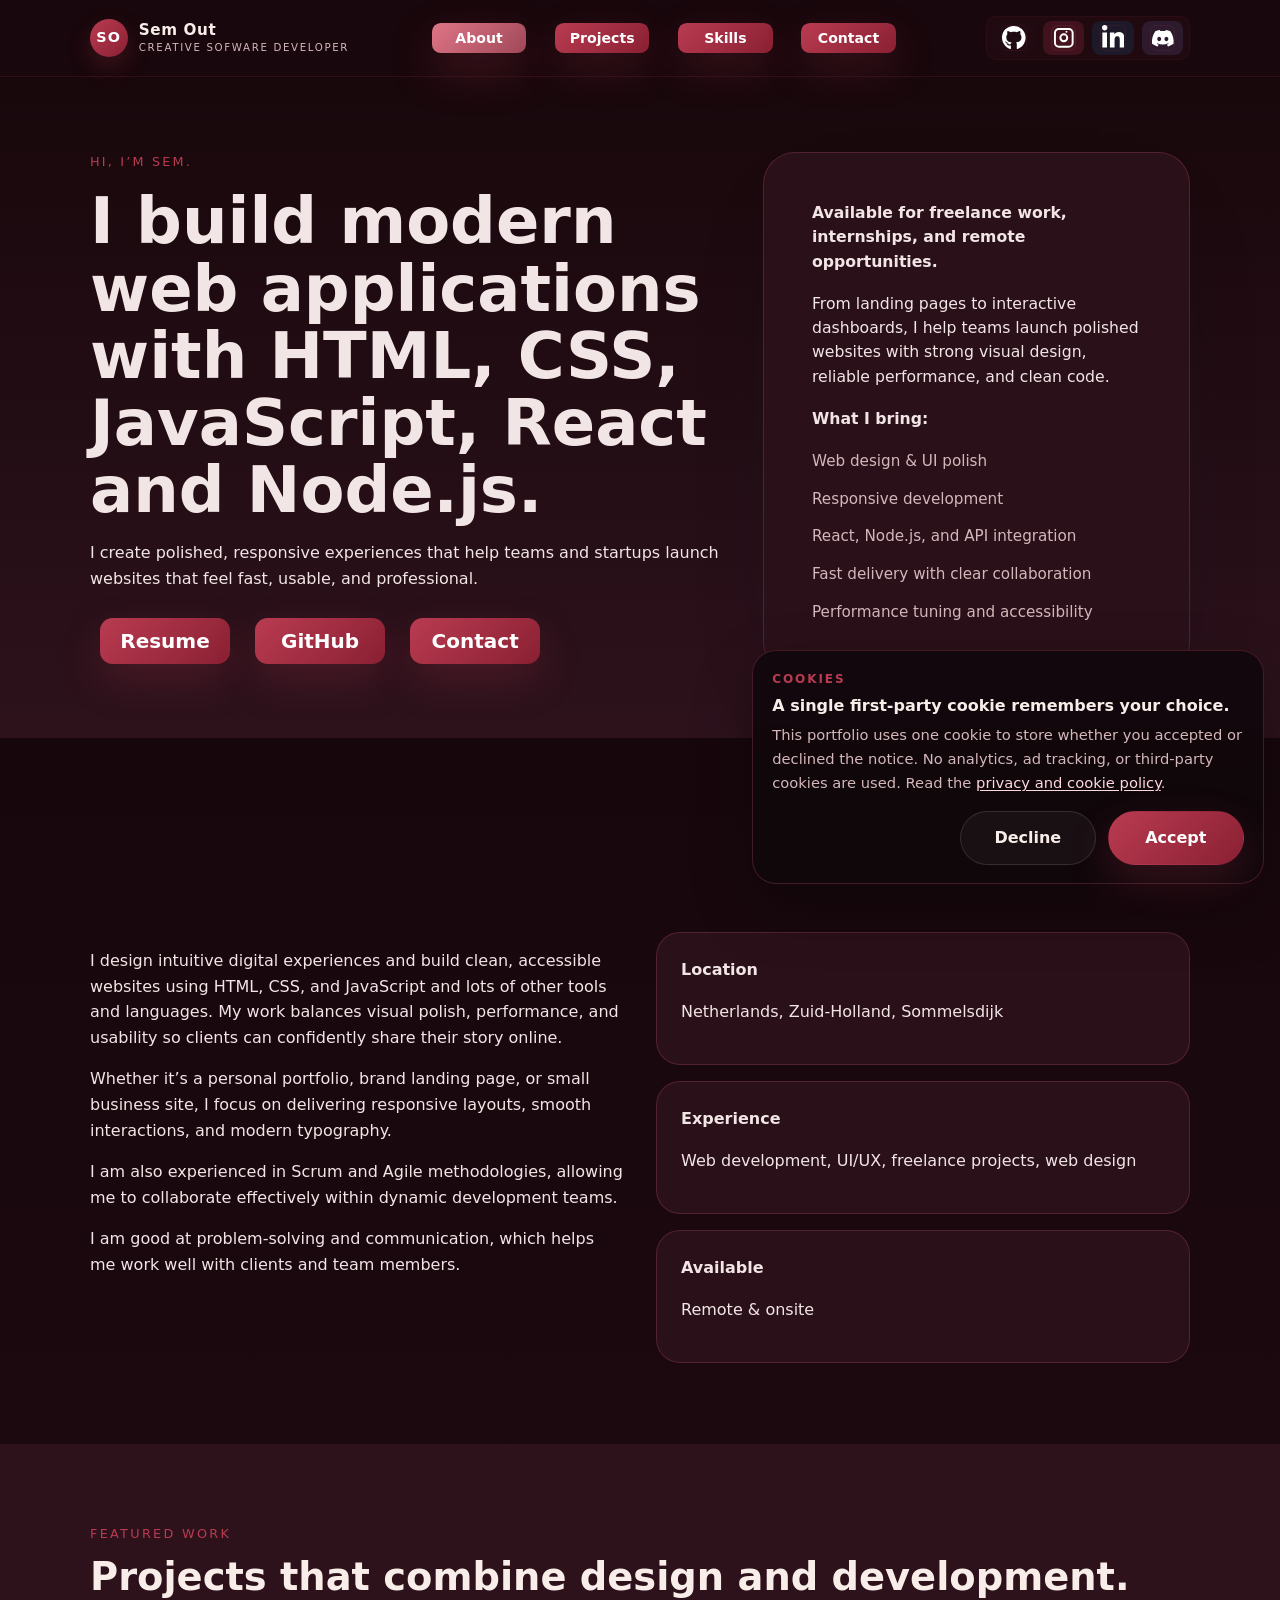
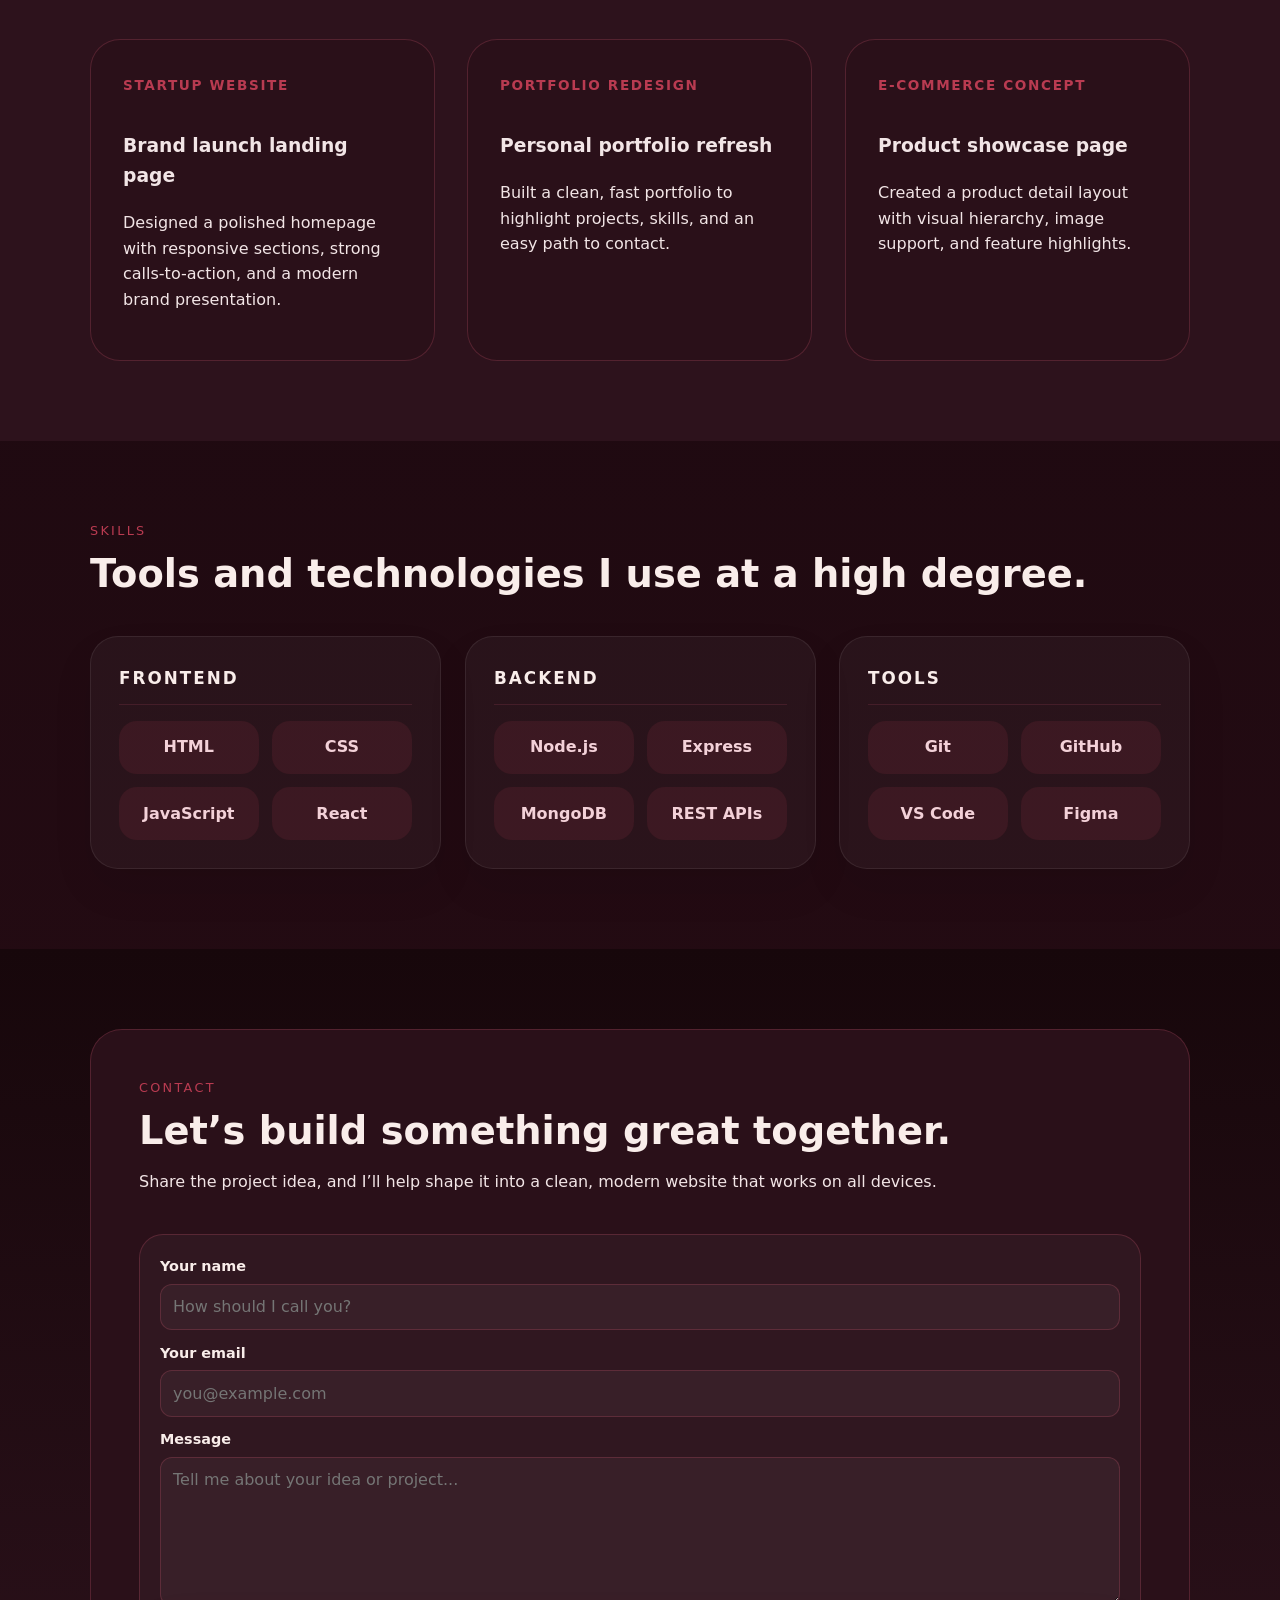
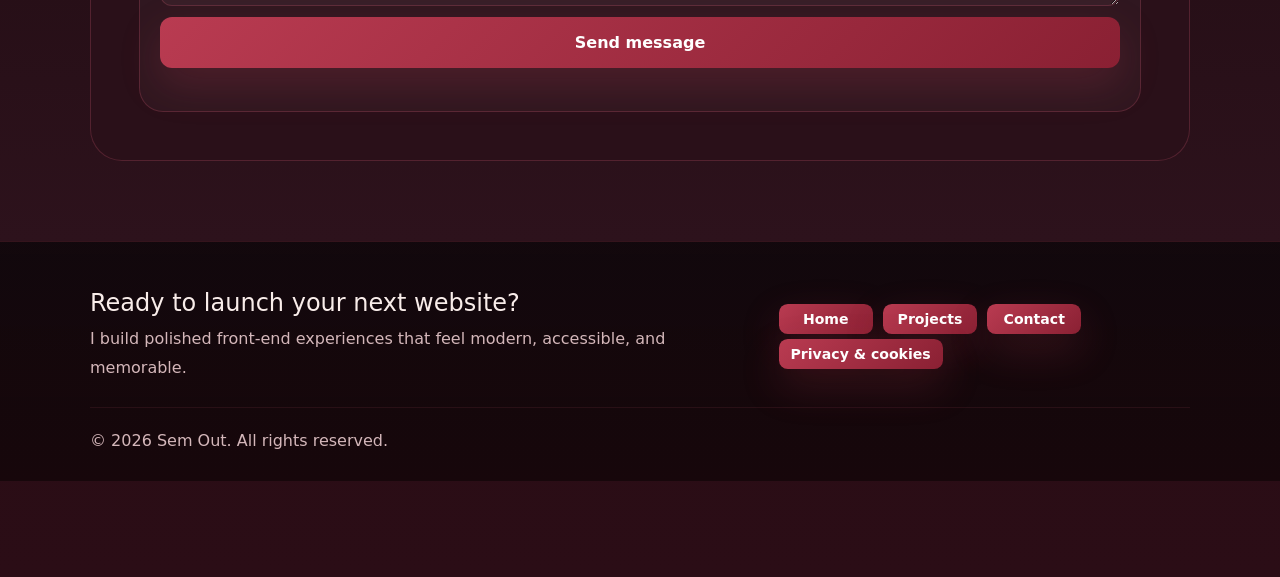
<file: index.html>
<!DOCTYPE html>
<html lang="en">
<head>
  <meta charset="UTF-8" />
  <meta name="viewport" content="width=device-width, initial-scale=1.0" />
  <meta name="description" content="Professional portfolio showcasing projects, skills, and contact information." />
  <title>Portfolio | Sem Out</title>
  <meta property="og:title" content="Sem Out | Portfolio" />
  <meta property="og:description" content="Professional portfolio of Sem Out — front-end design, development, and project showcases." />
  <meta property="og:type" content="website" />
  <meta property="og:image" content="og-image.svg" />
  <meta property="og:image:alt" content="Sem Out portfolio preview" />
  <meta name="twitter:card" content="summary_large_image" />
  <meta name="twitter:title" content="Sem Out | Portfolio" />
  <meta name="twitter:description" content="Professional portfolio of Sem Out — front-end design, development, and project showcases." />
  <meta name="twitter:image" content="og-image.svg" />
  <link rel="icon" href="/favicon.ico" sizes="any" />
  <link rel="icon" href="/favicon-48x48.png" type="image/png" sizes="48x48" />
  <link rel="icon" href="/favicon.svg" type="image/svg+xml" />
  <link rel="stylesheet" href="styles.css" />
</head>
<body>
  <header class="site-header">
    <div class="container header-content">
      <div class="brand">
        <a class="brand-link" href="#home" aria-label="Sem Out home">
          <span class="brand-mark">SO</span>
          <span class="brand-text">
            <strong>Sem Out</strong>
            <small>Creative Sofware Developer</small>
          </span>
        </a>
      </div>
      <nav class="nav-links">
        <a href="#about">About</a>
        <a href="#projects">Projects</a>
        <a href="#skills">Skills</a>
        <a href="#contact">Contact</a>
      </nav>
      <div class="social-card">
        <a class="Btn github" href="https://github.com/SemOut" target="_blank" rel="noopener" title="GitHub" aria-label="GitHub">
          <span class="svgContainer">
            <svg height="1.6em" viewBox="0 0 496 512" fill="white">
              <path
                d="M165.9 397.4c0 2-2.3 3.6-5.2 3.6-3.3.3-5.6-1.3-5.6-3.6 0-2 2.3-3.6 5.2-3.6 3-.3 5.6 1.3 5.6 3.6zm-31.1-4.5c-.7 2 1.3 4.3 4.3 4.9 2.6 1 5.6 0 6.2-2s-1.3-4.3-4.3-5.2c-2.6-.7-5.5.3-6.2 2.3zm44.2-1.7c-2.9.7-4.9 2.6-4.6 4.9.3 2 2.9 3.3 5.9 2.6 2.9-.7 4.9-2.6 4.6-4.6-.3-1.9-3-3.2-5.9-2.9zM244.8 8C106.1 8 0 113.3 0 252c0 110.9 69.8 205.8 169.5 239.2 12.8 2.3 17.3-5.6 17.3-12.1 0-6.2-.3-40.4-.3-61.4 0 0-70 15-84.7-29.8 0 0-11.4-29.1-27.8-36.6 0 0-22.9-15.7 1.6-15.4 0 0 24.9 2 38.6 25.8 21.9 38.6 58.6 27.5 72.9 20.9 2.3-16 8.8-27.1 16-33.7-55.9-6.2-112.3-14.3-112.3-110.5 0-27.5 7.6-41.3 23.6-58.9-2.6-6.5-11.1-33.3 2.6-67.9 20.9-6.5 69 27 69 27 20-5.6 41.5-8.5 62.8-8.5s42.8 2.9 62.8 8.5c0 0 48.1-33.6 69-27 13.7 34.7 5.2 61.4 2.6 67.9 16 17.7 25.8 31.5 25.8 58.9 0 96.5-58.9 104.2-114.8 110.5 9.2 7.9 17 22.9 17 46.4 0 33.7-.3 75.4-.3 83.6 0 6.5 4.6 14.4 17.3 12.1C428.2 457.8 496 362.9 496 252 496 113.3 383.5 8 244.8 8zM97.2 352.9c-1.3 1-1 3.3.7 5.2 1.6 1.6 3.9 2.3 5.2 1 1.3-1 1-3.3-.7-5.2-1.6-1.6-3.9-2.3-5.2-1zm-10.8-8.1c-.7 1.3.3 2.9 2.3 3.9 1.6 1 3.6.7 4.3-.7.7-1.3-.3-2.9-2.3-3.9-2-.6-3.6-.3-4.3.7zm32.4 35.6c-1.6 1.3-1 4.3 1.3 6.2 2.3 2.3 5.2 2.6 6.5 1 1.3-1.3.7-4.3-1.3-6.2-2.2-2.3-5.2-2.6-6.5-1zm-11.4-14.7c-1.6 1-1.6 3.6 0 5.9 1.6 2.3 4.3 3.3 5.6 2.3 1.6-1.3 1.6-3.9 0-6.2-1.4-2.3-4-3.3-5.6-2z"
              ></path>
            </svg>
          </span>
          <span class="BG"></span>
        </a>

        <a class="Btn instagram" href="https://instagram.com/out.sem" target="_blank" rel="noopener" title="Instagram" aria-label="Instagram">
          <span class="svgContainer">
            <svg xmlns="http://www.w3.org/2000/svg" height="1.6em" viewBox="0 0 24 24" fill="white" aria-hidden="true">
              <path d="M7 2h10a5 5 0 0 1 5 5v10a5 5 0 0 1-5 5H7a5 5 0 0 1-5-5V7a5 5 0 0 1 5-5zm0 2a3 3 0 0 0-3 3v10a3 3 0 0 0 3 3h10a3 3 0 0 0 3-3V7a3 3 0 0 0-3-3H7zm5 3.5a4.5 4.5 0 1 1 0 9 4.5 4.5 0 0 1 0-9zm0 2a2.5 2.5 0 1 0 0 5 2.5 2.5 0 0 0 0-5zm3.75-3.75a1 1 0 1 1-2 0 1 1 0 0 1 2 0z" /></svg>
          </span>
          <span class="BG"></span>
        </a>

        <a class="Btn linkdin" href="#" target="_blank" rel="noopener" title="LinkedIn" aria-label="LinkedIn">
          <span class="svgContainer">
            <svg
              fill="white"
              class="svgIcon"
              xmlns="http://www.w3.org/2000/svg"
              height="1.6em"
              viewBox="0 0 448 512"
            >
              <path
                d="M100.3 448H7.4V148.9h92.9zM53.8 108.1C24.1 108.1 0 83.5 0 53.8a53.8 53.8 0 0 1 107.6 0c0 29.7-24.1 54.3-53.8 54.3zM447.9 448h-92.7V302.4c0-34.7-.7-79.2-48.3-79.2-48.3 0-55.7 37.7-55.7 76.7V448h-92.8V148.9h89.1v40.8h1.3c12.4-23.5 42.7-48.3 87.9-48.3 94 0 111.3 61.9 111.3 142.3V448z"
              ></path>
            </svg>
          </span>
          <span class="BG"></span>
        </a>

        <a class="Btn discord" href="https://discord.com/users/semout" target="_blank" rel="noopener" title="Discord" aria-label="Discord">
          <span class="svgContainer">
            <svg
              xmlns="http://www.w3.org/2000/svg"
              height="1.4em"
              fill="white"
              viewBox="0 0 640 512"
            >
              <path
                d="M524.5 69.8a1.5 1.5 0 0 0 -.8-.7A485.1 485.1 0 0 0 404.1 32a1.8 1.8 0 0 0 -1.9 .9 337.5 337.5 0 0 0 -14.9 30.6 447.8 447.8 0 0 0 -134.4 0 309.5 309.5 0 0 0 -15.1-30.6 1.9 1.9 0 0 0 -1.9-.9A483.7 483.7 0 0 0 116.1 69.1a1.7 1.7 0 0 0 -.8 .7C39.1 183.7 18.2 294.7 28.4 404.4a2 2 0 0 0 .8 1.4A487.7 487.7 0 0 0 176 479.9a1.9 1.9 0 0 0 2.1-.7A348.2 348.2 0 0 0 208.1 430.4a1.9 1.9 0 0 0 -1-2.6 321.2 321.2 0 0 1 -45.9-21.9 1.9 1.9 0 0 1 -.2-3.1c3.1-2.3 6.2-4.7 9.1-7.1a1.8 1.8 0 0 1 1.9-.3c96.2 43.9 200.4 43.9 295.5 0a1.8 1.8 0 0 1 1.9 .2c2.9 2.4 6 4.9 9.1 7.2a1.9 1.9 0 0 1 -.2 3.1 301.4 301.4 0 0 1 -45.9 21.8 1.9 1.9 0 0 0 -1 2.6 391.1 391.1 0 0 0 30 48.8 1.9 1.9 0 0 0 2.1 .7A486 486 0 0 0 610.7 405.7a1.9 1.9 0 0 0 .8-1.4C623.7 277.6 590.9 167.5 524.5 69.8zM222.5 337.6c-29 0-52.8-26.6-52.8-59.2S193.1 219.1 222.5 219.1c29.7 0 53.3 26.8 52.8 59.2C275.3 311 251.9 337.6 222.5 337.6zm195.4 0c-29 0-52.8-26.6-52.8-59.2S388.4 219.1 417.9 219.1c29.7 0 53.3 26.8 52.8 59.2C470.7 311 447.5 337.6 417.9 337.6z"
              ></path>
            </svg>
          </span>
          <span class="BG"></span>
        </a>
      </div>
    </div>
  </header>

  <main>
    <section class="hero section-gradient" id="home">
      <div class="container hero-content">
        <div>
          <p class="eyebrow">Hi, I’m Sem.</p>
          <h1>I build modern web applications with HTML, CSS, JavaScript, React and Node.js.</h1>
          <p class="hero-copy">I create polished, responsive experiences that help teams and startups launch websites that feel fast, usable, and professional.</p>
          <div class="hero-actions">
            <a class="button primary" href="#" target="_blank" rel="noopener">Resume</a>
            <a class="button secondary" href="https://github.com/SemOut" target="_blank" rel="noopener">GitHub</a>
            <a class="button secondary" href="#contact">Contact</a>
          </div>
        </div>
        <div class="hero-card">
          <div class="card-panel">
            <p><strong>Available for freelance work, internships, and remote opportunities.</strong></p>
            <p>From landing pages to interactive dashboards, I help teams launch polished websites with strong visual design, reliable performance, and clean code.</p>
            <p class="card-note">What I bring:</p>
            <ul>
              <li>Web design & UI polish</li>
              <li>Responsive development</li>
              <li>React, Node.js, and API integration</li>
              <li>Fast delivery with clear collaboration</li>
              <li>Performance tuning and accessibility</li>
            </ul>
          </div>
        </div>
      </div>
    </section>

    <section class="section container" id="about">
      <div class="section-header">
        <p class="section-label">About me</p>
        <h2>Creative developer with a strong eye for detail.</h2>
      </div>
      <div class="grid two-column">
        <div>
          <p>I design intuitive digital experiences and build clean, accessible websites using HTML, CSS, and JavaScript and lots of other tools and languages. My work balances visual polish, performance, and usability so clients can confidently share their story online.</p>
          <p>Whether it’s a personal portfolio, brand landing page, or small business site, I focus on delivering responsive layouts, smooth interactions, and modern typography.</p>
          <p>I am also experienced in Scrum and Agile methodologies, allowing me to collaborate effectively within dynamic development teams.</p>
          <p>I am good at problem-solving and communication, which helps me work well with clients and team members.</p>
        </div>
        <div class="about-list">
          <div>
            <strong>Location</strong>
            <p>Netherlands, Zuid-Holland, Sommelsdijk</p>
          </div>
          <div>
            <strong>Experience</strong>
            <p>Web development, UI/UX, freelance projects, web design</p>
          </div>
          <div>
            <strong>Available</strong>
            <p>Remote & onsite</p>
          </div>
        </div>
      </div>
    </section>

    <section class="section section-alt" id="projects">
      <div class="container">
        <div class="section-header">
          <p class="section-label">Featured work</p>
          <h2>Projects that combine design and development.</h2>
        </div>
        <div class="grid project-grid">
          <a class="project-card" href="startup-website.html">
            <span class="project-tag">Startup website</span>
            <h3>Brand launch landing page</h3>
            <p>Designed a polished homepage with responsive sections, strong calls-to-action, and a modern brand presentation.</p>
          </a>
          <a class="project-card" href="portfolio-redesign.html">
            <span class="project-tag">Portfolio redesign</span>
            <h3>Personal portfolio refresh</h3>
            <p>Built a clean, fast portfolio to highlight projects, skills, and an easy path to contact.</p>
          </a>
          <a class="project-card" href="ecommerce-concept.html">
            <span class="project-tag">E-commerce concept</span>
            <h3>Product showcase page</h3>
            <p>Created a product detail layout with visual hierarchy, image support, and feature highlights.</p>
          </a>
        </div>
      </div>
    </section>

    <section class="section container" id="skills">
      <div class="section-header">
        <p class="section-label">Skills</p>
        <h2>Tools and technologies I use at a high degree.</h2>
      </div>
      <div class="skill-grid">
        <div class="skill-group">
          <h3>Frontend</h3>
          <div class="skill-group-grid">
            <div class="skill-chip">HTML</div>
            <div class="skill-chip">CSS</div>
            <div class="skill-chip">JavaScript</div>
            <div class="skill-chip">React</div>
          </div>
        </div>
        <div class="skill-group">
          <h3>Backend</h3>
          <div class="skill-group-grid">
            <div class="skill-chip">Node.js</div>
            <div class="skill-chip">Express</div>
            <div class="skill-chip">MongoDB</div>
            <div class="skill-chip">REST APIs</div>
          </div>
        </div>
        <div class="skill-group">
          <h3>Tools</h3>
          <div class="skill-group-grid">
            <div class="skill-chip">Git</div>
            <div class="skill-chip">GitHub</div>
            <div class="skill-chip">VS Code</div>
            <div class="skill-chip">Figma</div>
          </div>
        </div>
      </div>
    </section>

    <section class="section section-contact section-gradient" id="contact">
      <div class="container contact-panel">
        <div>
          <p class="section-label">Contact</p>
          <h2>Let’s build something great together.</h2>
          <p>Share the project idea, and I’ll help shape it into a clean, modern website that works on all devices.</p>
        </div>
        <form class="contact-form" id="contactForm" name="contact" method="POST" action="/thank-you.html" data-netlify="true" netlify-honeypot="bot-field" accept-charset="UTF-8">
          <input type="hidden" name="form-name" value="contact" />
          <p hidden>
            <label>Do not fill this out if you're human: <input name="bot-field" /></label>
          </p>
          <label class="contact-field">
            <span>Your name</span>
            <input type="text" name="name" placeholder="How should I call you?" required />
          </label>
          <label class="contact-field">
            <span>Your email</span>
            <input type="email" name="email" placeholder="you@example.com" required />
          </label>
          <label class="contact-field">
            <span>Message</span>
            <textarea name="message" rows="5" placeholder="Tell me about your idea or project..." required></textarea>
          </label>
          <input type="hidden" name="subject" id="formSubject" value="New portfolio message" />
          <button class="email-btn" type="submit" id="submitButton">Send message</button>
          <p class="form-status" id="formStatus" aria-live="polite"></p>
        </form>
      </div>
    </section>
  </main>

  <footer class="site-footer">
    <div class="container footer-panel">
      <div class="footer-brand">
        <p class="footer-title">Ready to launch your next website?</p>
        <p class="footer-copy">I build polished front-end experiences that feel modern, accessible, and memorable.</p>
      </div>
      <nav class="footer-links">
        <a href="#home">Home</a>
        <a href="#projects">Projects</a>
        <a href="#contact">Contact</a>
        <a href="privacy-policy.html">Privacy & cookies</a>
      </nav>
    </div>
    <div class="container footer-note">
      <p>© <span id="currentYear"></span> Sem Out. All rights reserved.</p>
    </div>
  </footer>

  <script src="script.js"></script>
</body>
</html>
</file>
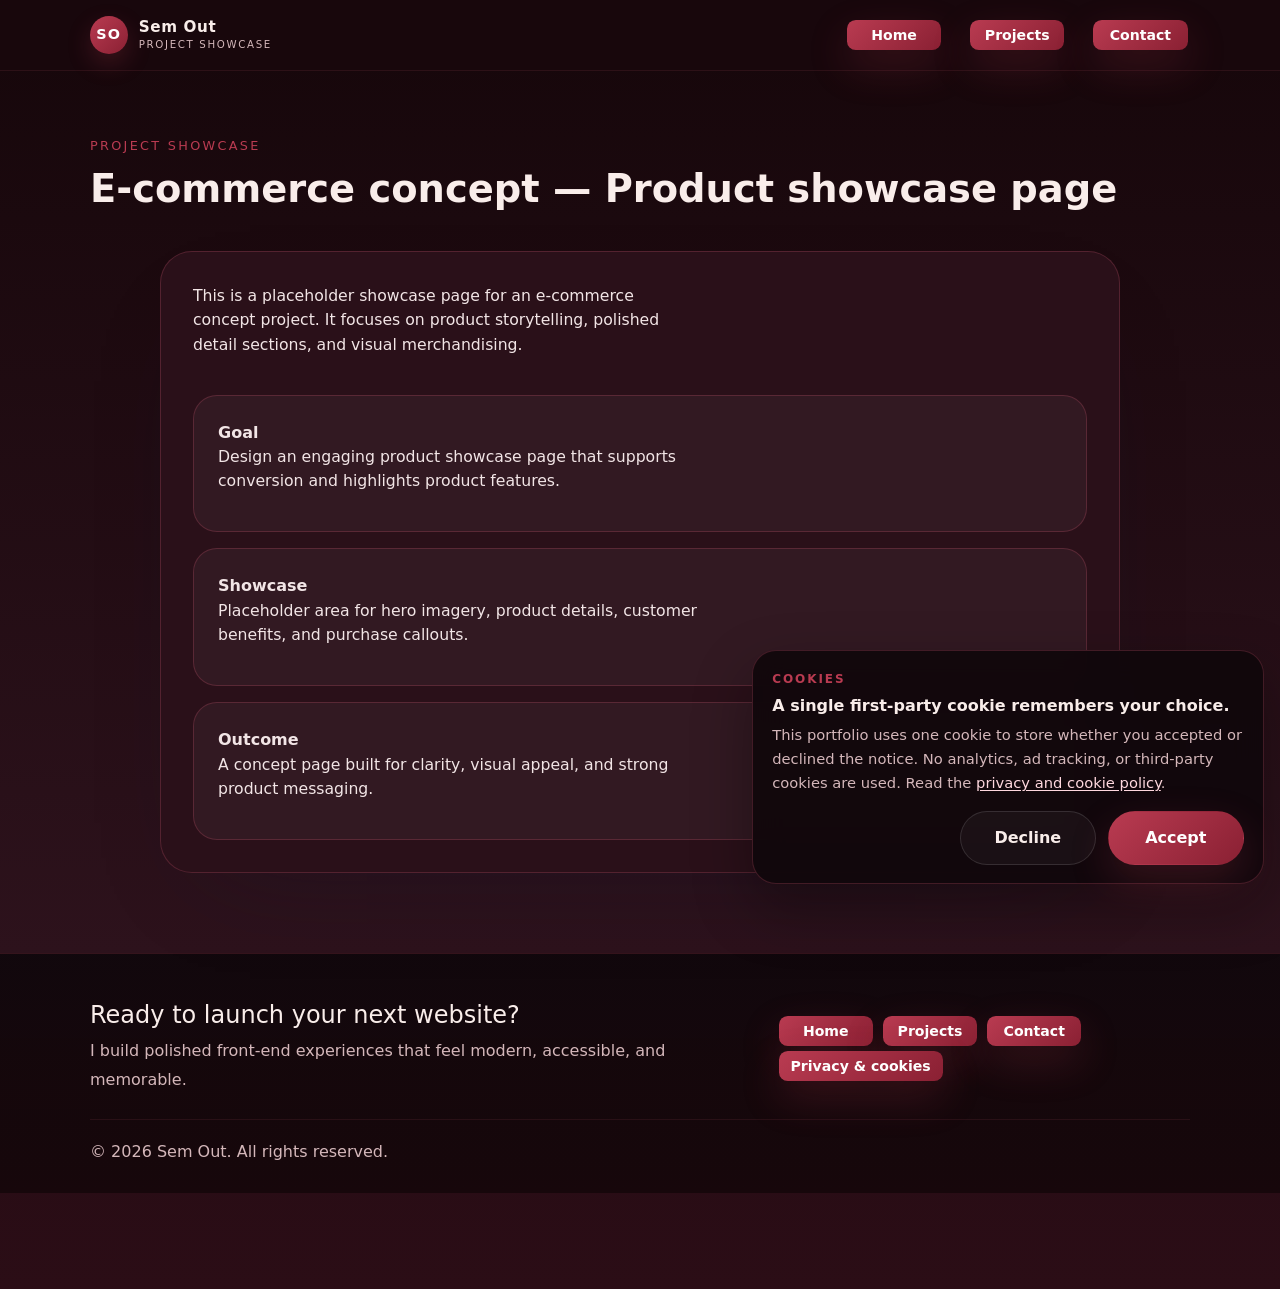
<file: ecommerce-concept.html>
<!DOCTYPE html>
<html lang="en">
<head>
  <meta charset="UTF-8" />
  <meta name="viewport" content="width=device-width, initial-scale=1.0" />
  <meta name="description" content="Placeholder showcase for an e-commerce concept project." />
  <title>E-commerce Concept | Sem Out</title>
  <meta property="og:title" content="E-commerce Concept | Sem Out" />
  <meta property="og:description" content="Placeholder showcase for an e-commerce concept project by Sem Out." />
  <meta property="og:type" content="website" />
  <meta property="og:image" content="og-image.svg" />
  <meta property="og:image:alt" content="Sem Out e-commerce concept preview" />
  <meta name="twitter:card" content="summary_large_image" />
  <meta name="twitter:title" content="E-commerce Concept | Sem Out" />
  <meta name="twitter:description" content="Placeholder showcase for an e-commerce concept project by Sem Out." />
  <meta name="twitter:image" content="og-image.svg" />
  <link rel="icon" href="/favicon.ico" sizes="any" />
  <link rel="icon" href="/favicon-48x48.png" type="image/png" sizes="48x48" />
  <link rel="icon" href="/favicon.svg" type="image/svg+xml" />
  <link rel="stylesheet" href="styles.css" />
</head>
<body>
  <header class="site-header">
    <div class="container header-content">
      <a class="brand-link" href="index.html" aria-label="Back to portfolio">
        <span class="brand-mark">SO</span>
        <span class="brand-text">
          <strong>Sem Out</strong>
          <small>Project Showcase</small>
        </span>
      </a>
      <nav class="nav-links">
        <a href="index.html">Home</a>
        <a href="index.html#projects">Projects</a>
        <a href="index.html#contact">Contact</a>
      </nav>
    </div>
  </header>

  <main class="section-gradient">
    <section class="section container">
      <div class="section-header">
        <p class="section-label">Project showcase</p>
        <h2>E-commerce concept — Product showcase page</h2>
      </div>
      <div class="card-panel" style="padding: 2rem; margin-top: 1rem;">
        <p>This is a placeholder showcase page for an e-commerce concept project. It focuses on product storytelling, polished detail sections, and visual merchandising.</p>
        <div style="display:grid; gap:1rem; margin-top:1.5rem;">
          <div style="padding:1.5rem; border-radius:24px; background:rgba(255,255,255,0.04); border:1px solid rgba(189,80,104,0.28);">
            <strong>Goal</strong>
            <p>Design an engaging product showcase page that supports conversion and highlights product features.</p>
          </div>
          <div style="padding:1.5rem; border-radius:24px; background:rgba(255,255,255,0.04); border:1px solid rgba(189,80,104,0.28);">
            <strong>Showcase</strong>
            <p>Placeholder area for hero imagery, product details, customer benefits, and purchase callouts.</p>
          </div>
          <div style="padding:1.5rem; border-radius:24px; background:rgba(255,255,255,0.04); border:1px solid rgba(189,80,104,0.28);">
            <strong>Outcome</strong>
            <p>A concept page built for clarity, visual appeal, and strong product messaging.</p>
          </div>
        </div>
      </div>
    </section>
  </main>
  <footer class="site-footer">
    <div class="container footer-panel">
      <div class="footer-brand">
        <p class="footer-title">Ready to launch your next website?</p>
        <p class="footer-copy">I build polished front-end experiences that feel modern, accessible, and memorable.</p>
      </div>
      <nav class="footer-links">
        <a href="index.html">Home</a>
        <a href="index.html#projects">Projects</a>
        <a href="index.html#contact">Contact</a>
        <a href="privacy-policy.html">Privacy & cookies</a>
      </nav>
    </div>
    <div class="container footer-note">
      <p>© <span id="currentYear"></span> Sem Out. All rights reserved.</p>
    </div>
  </footer>
  <script src="script.js"></script>
</body>
</html>
</file>
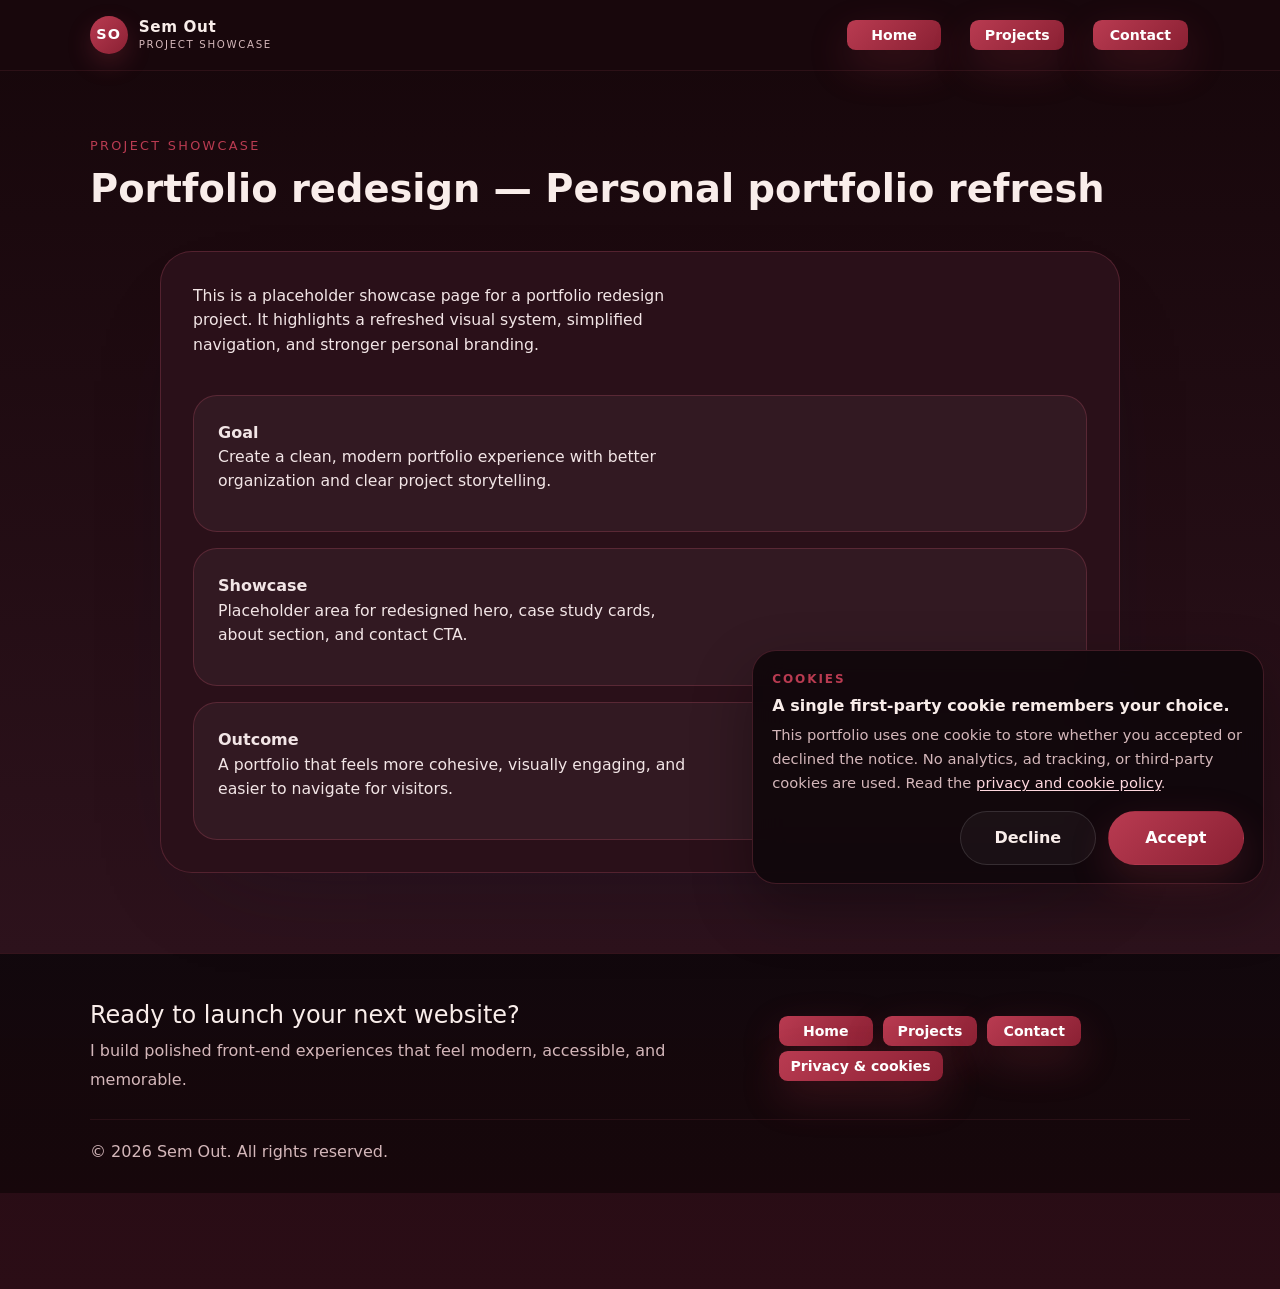
<file: portfolio-redesign.html>
<!DOCTYPE html>
<html lang="en">
<head>
  <meta charset="UTF-8" />
  <meta name="viewport" content="width=device-width, initial-scale=1.0" />
  <meta name="description" content="Placeholder showcase for a portfolio redesign project." />
  <title>Portfolio Redesign | Sem Out</title>
  <meta property="og:title" content="Portfolio Redesign | Sem Out" />
  <meta property="og:description" content="Placeholder showcase for a portfolio redesign project by Sem Out." />
  <meta property="og:type" content="website" />
  <meta property="og:image" content="og-image.svg" />
  <meta property="og:image:alt" content="Sem Out portfolio redesign preview" />
  <meta name="twitter:card" content="summary_large_image" />
  <meta name="twitter:title" content="Portfolio Redesign | Sem Out" />
  <meta name="twitter:description" content="Placeholder showcase for a portfolio redesign project by Sem Out." />
  <meta name="twitter:image" content="og-image.svg" />
  <link rel="icon" href="/favicon.ico" sizes="any" />
  <link rel="icon" href="/favicon-48x48.png" type="image/png" sizes="48x48" />
  <link rel="icon" href="/favicon.svg" type="image/svg+xml" />
  <link rel="stylesheet" href="styles.css" />
</head>
<body>
  <header class="site-header">
    <div class="container header-content">
      <a class="brand-link" href="index.html" aria-label="Back to portfolio">
        <span class="brand-mark">SO</span>
        <span class="brand-text">
          <strong>Sem Out</strong>
          <small>Project Showcase</small>
        </span>
      </a>
      <nav class="nav-links">
        <a href="index.html">Home</a>
        <a href="index.html#projects">Projects</a>
        <a href="index.html#contact">Contact</a>
      </nav>
    </div>
  </header>

  <main class="section-gradient">
    <section class="section container">
      <div class="section-header">
        <p class="section-label">Project showcase</p>
        <h2>Portfolio redesign — Personal portfolio refresh</h2>
      </div>
      <div class="card-panel" style="padding: 2rem; margin-top: 1rem;">
        <p>This is a placeholder showcase page for a portfolio redesign project. It highlights a refreshed visual system, simplified navigation, and stronger personal branding.</p>
        <div style="display:grid; gap:1rem; margin-top:1.5rem;">
          <div style="padding:1.5rem; border-radius:24px; background:rgba(255,255,255,0.04); border:1px solid rgba(189,80,104,0.28);">
            <strong>Goal</strong>
            <p>Create a clean, modern portfolio experience with better organization and clear project storytelling.</p>
          </div>
          <div style="padding:1.5rem; border-radius:24px; background:rgba(255,255,255,0.04); border:1px solid rgba(189,80,104,0.28);">
            <strong>Showcase</strong>
            <p>Placeholder area for redesigned hero, case study cards, about section, and contact CTA.</p>
          </div>
          <div style="padding:1.5rem; border-radius:24px; background:rgba(255,255,255,0.04); border:1px solid rgba(189,80,104,0.28);">
            <strong>Outcome</strong>
            <p>A portfolio that feels more cohesive, visually engaging, and easier to navigate for visitors.</p>
          </div>
        </div>
      </div>
    </section>
  </main>
  <footer class="site-footer">
    <div class="container footer-panel">
      <div class="footer-brand">
        <p class="footer-title">Ready to launch your next website?</p>
        <p class="footer-copy">I build polished front-end experiences that feel modern, accessible, and memorable.</p>
      </div>
      <nav class="footer-links">
        <a href="index.html">Home</a>
        <a href="index.html#projects">Projects</a>
        <a href="index.html#contact">Contact</a>
        <a href="privacy-policy.html">Privacy & cookies</a>
      </nav>
    </div>
    <div class="container footer-note">
      <p>© <span id="currentYear"></span> Sem Out. All rights reserved.</p>
    </div>
  </footer>
  <script src="script.js"></script>
</body>
</html>
</file>
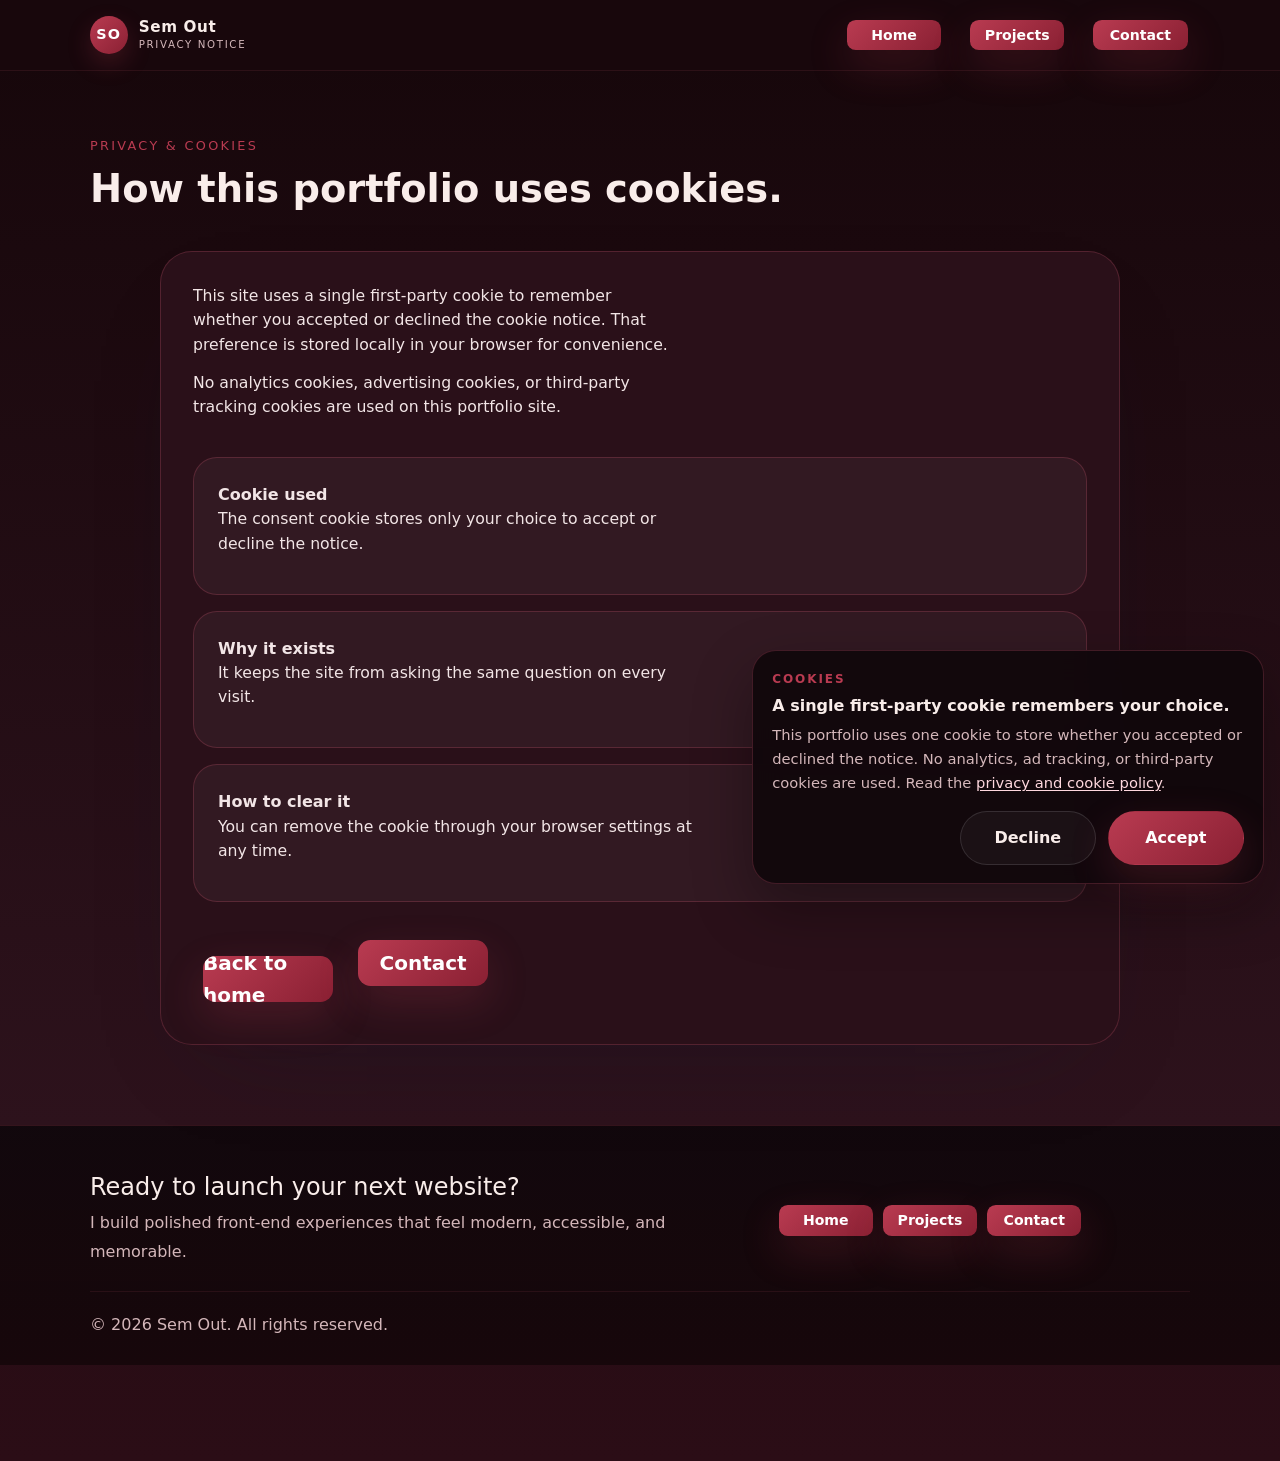
<file: privacy-policy.html>
<!DOCTYPE html>
<html lang="en">
<head>
  <meta charset="UTF-8" />
  <meta name="viewport" content="width=device-width, initial-scale=1.0" />
  <meta name="description" content="Privacy and cookie policy for the Sem Out portfolio website." />
  <title>Privacy & Cookies | Sem Out</title>
  <meta property="og:title" content="Privacy & Cookies | Sem Out" />
  <meta property="og:description" content="Privacy and cookie policy for the Sem Out portfolio website." />
  <meta property="og:type" content="website" />
  <link rel="icon" href="/favicon.ico" sizes="any" />
  <link rel="icon" href="/favicon-48x48.png" type="image/png" sizes="48x48" />
  <link rel="icon" href="/favicon.svg" type="image/svg+xml" />
  <link rel="stylesheet" href="styles.css" />
</head>
<body>
  <header class="site-header">
    <div class="container header-content">
      <a class="brand-link" href="index.html" aria-label="Back to portfolio">
        <span class="brand-mark">SO</span>
        <span class="brand-text">
          <strong>Sem Out</strong>
          <small>Privacy notice</small>
        </span>
      </a>
      <nav class="nav-links">
        <a href="index.html">Home</a>
        <a href="index.html#projects">Projects</a>
        <a href="index.html#contact">Contact</a>
      </nav>
    </div>
  </header>

  <main class="section-gradient">
    <section class="section container">
      <div class="section-header">
        <p class="section-label">Privacy & cookies</p>
        <h2>How this portfolio uses cookies.</h2>
      </div>

      <div class="card-panel" style="padding: 2rem;">
        <p>This site uses a single first-party cookie to remember whether you accepted or declined the cookie notice. That preference is stored locally in your browser for convenience.</p>
        <p>No analytics cookies, advertising cookies, or third-party tracking cookies are used on this portfolio site.</p>

        <div style="display:grid; gap:1rem; margin-top:1.5rem;">
          <div style="padding:1.5rem; border-radius:24px; background:rgba(255,255,255,0.04); border:1px solid rgba(189,80,104,0.28);">
            <strong>Cookie used</strong>
            <p>The consent cookie stores only your choice to accept or decline the notice.</p>
          </div>
          <div style="padding:1.5rem; border-radius:24px; background:rgba(255,255,255,0.04); border:1px solid rgba(189,80,104,0.28);">
            <strong>Why it exists</strong>
            <p>It keeps the site from asking the same question on every visit.</p>
          </div>
          <div style="padding:1.5rem; border-radius:24px; background:rgba(255,255,255,0.04); border:1px solid rgba(189,80,104,0.28);">
            <strong>How to clear it</strong>
            <p>You can remove the cookie through your browser settings at any time.</p>
          </div>
        </div>

        <div class="hero-actions" style="margin-top:1.75rem;">
          <a class="button primary" href="index.html">Back to home</a>
          <a class="button secondary" href="index.html#contact">Contact</a>
        </div>
      </div>
    </section>
  </main>

  <footer class="site-footer">
    <div class="container footer-panel">
      <div class="footer-brand">
        <p class="footer-title">Ready to launch your next website?</p>
        <p class="footer-copy">I build polished front-end experiences that feel modern, accessible, and memorable.</p>
      </div>
      <nav class="footer-links">
        <a href="index.html">Home</a>
        <a href="index.html#projects">Projects</a>
        <a href="index.html#contact">Contact</a>
      </nav>
    </div>
    <div class="container footer-note">
      <p>© <span id="currentYear"></span> Sem Out. All rights reserved.</p>
    </div>
  </footer>

  <script src="script.js"></script>
</body>
</html>
</file>
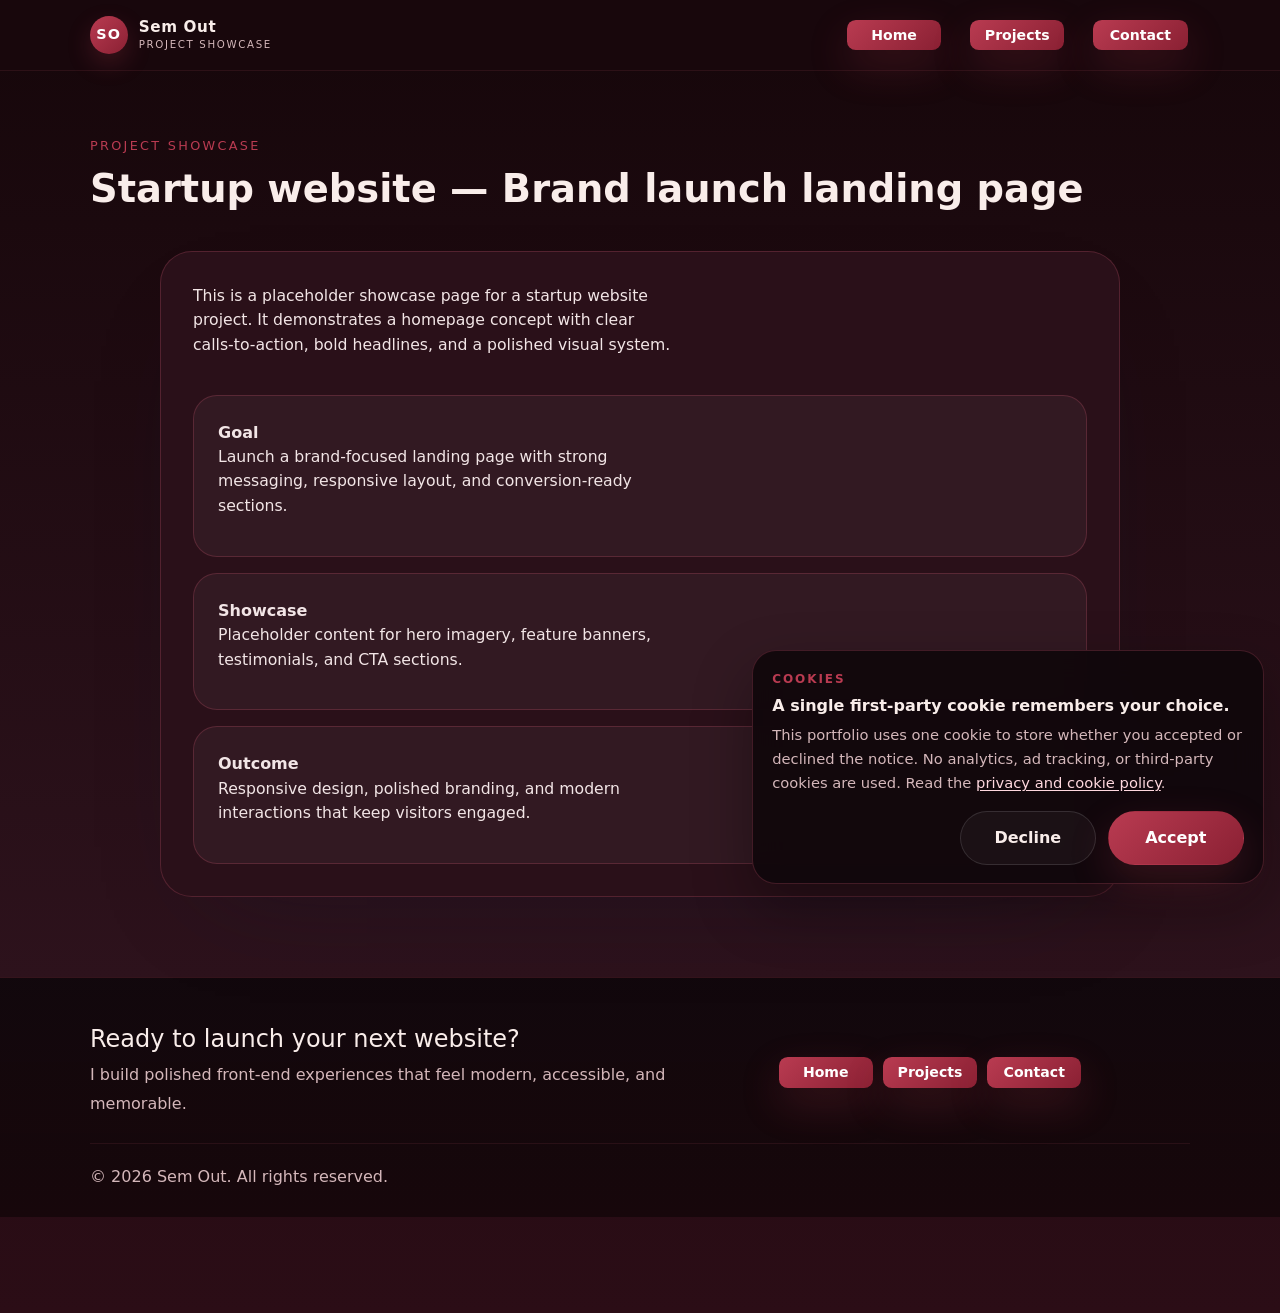
<file: startup-website.html>
<!DOCTYPE html>
<html lang="en">
<head>
  <meta charset="UTF-8" />
  <meta name="viewport" content="width=device-width, initial-scale=1.0" />
  <meta name="description" content="Placeholder showcase for a startup website project." />
  <title>Startup Website | Sem Out</title>
  <meta property="og:title" content="Startup Website | Sem Out" />
  <meta property="og:description" content="Placeholder showcase for a startup website project by Sem Out." />
  <meta property="og:type" content="website" />
  <meta property="og:image" content="og-image.svg" />
  <meta property="og:image:alt" content="Sem Out startup website preview" />
  <meta name="twitter:card" content="summary_large_image" />
  <meta name="twitter:title" content="Startup Website | Sem Out" />
  <meta name="twitter:description" content="Placeholder showcase for a startup website project by Sem Out." />
  <meta name="twitter:image" content="og-image.svg" />
  <link rel="icon" href="/favicon.ico" sizes="any" />
  <link rel="icon" href="/favicon-48x48.png" type="image/png" sizes="48x48" />
  <link rel="icon" href="/favicon.svg" type="image/svg+xml" />
  <link rel="stylesheet" href="styles.css" />
</head>
<body>
  <header class="site-header">
    <div class="container header-content">
      <a class="brand-link" href="index.html" aria-label="Back to portfolio">
        <span class="brand-mark">SO</span>
        <span class="brand-text">
          <strong>Sem Out</strong>
          <small>Project Showcase</small>
        </span>
      </a>
      <nav class="nav-links">
        <a href="index.html">Home</a>
        <a href="index.html#projects">Projects</a>
        <a href="index.html#contact">Contact</a>
      </nav>
    </div>
  </header>

  <main class="section-gradient">
    <section class="section container">
      <div class="section-header">
        <p class="section-label">Project showcase</p>
        <h2>Startup website — Brand launch landing page</h2>
      </div>
      <div class="card-panel" style="padding: 2rem; margin-top: 1rem;">
        <p>This is a placeholder showcase page for a startup website project. It demonstrates a homepage concept with clear calls-to-action, bold headlines, and a polished visual system.</p>
        <div style="display:grid; gap:1rem; margin-top:1.5rem;">
          <div style="padding:1.5rem; border-radius:24px; background:rgba(255,255,255,0.04); border:1px solid rgba(189,80,104,0.28);">
            <strong>Goal</strong>
            <p>Launch a brand-focused landing page with strong messaging, responsive layout, and conversion-ready sections.</p>
          </div>
          <div style="padding:1.5rem; border-radius:24px; background:rgba(255,255,255,0.04); border:1px solid rgba(189,80,104,0.28);">
            <strong>Showcase</strong>
            <p>Placeholder content for hero imagery, feature banners, testimonials, and CTA sections.</p>
          </div>
          <div style="padding:1.5rem; border-radius:24px; background:rgba(255,255,255,0.04); border:1px solid rgba(189,80,104,0.28);">
            <strong>Outcome</strong>
            <p>Responsive design, polished branding, and modern interactions that keep visitors engaged.</p>
          </div>
        </div>
      </div>
    </section>
  </main>
  <footer class="site-footer">
    <div class="container footer-panel">
      <div class="footer-brand">
        <p class="footer-title">Ready to launch your next website?</p>
        <p class="footer-copy">I build polished front-end experiences that feel modern, accessible, and memorable.</p>
      </div>
      <nav class="footer-links">
        <a href="index.html">Home</a>
        <a href="index.html#projects">Projects</a>
        <a href="index.html#contact">Contact</a>
      </nav>
    </div>
    <div class="container footer-note">
      <p>© <span id="currentYear"></span> Sem Out. All rights reserved.</p>
    </div>
  </footer>
  <script src="script.js"></script>
</body>
</html>
</file>
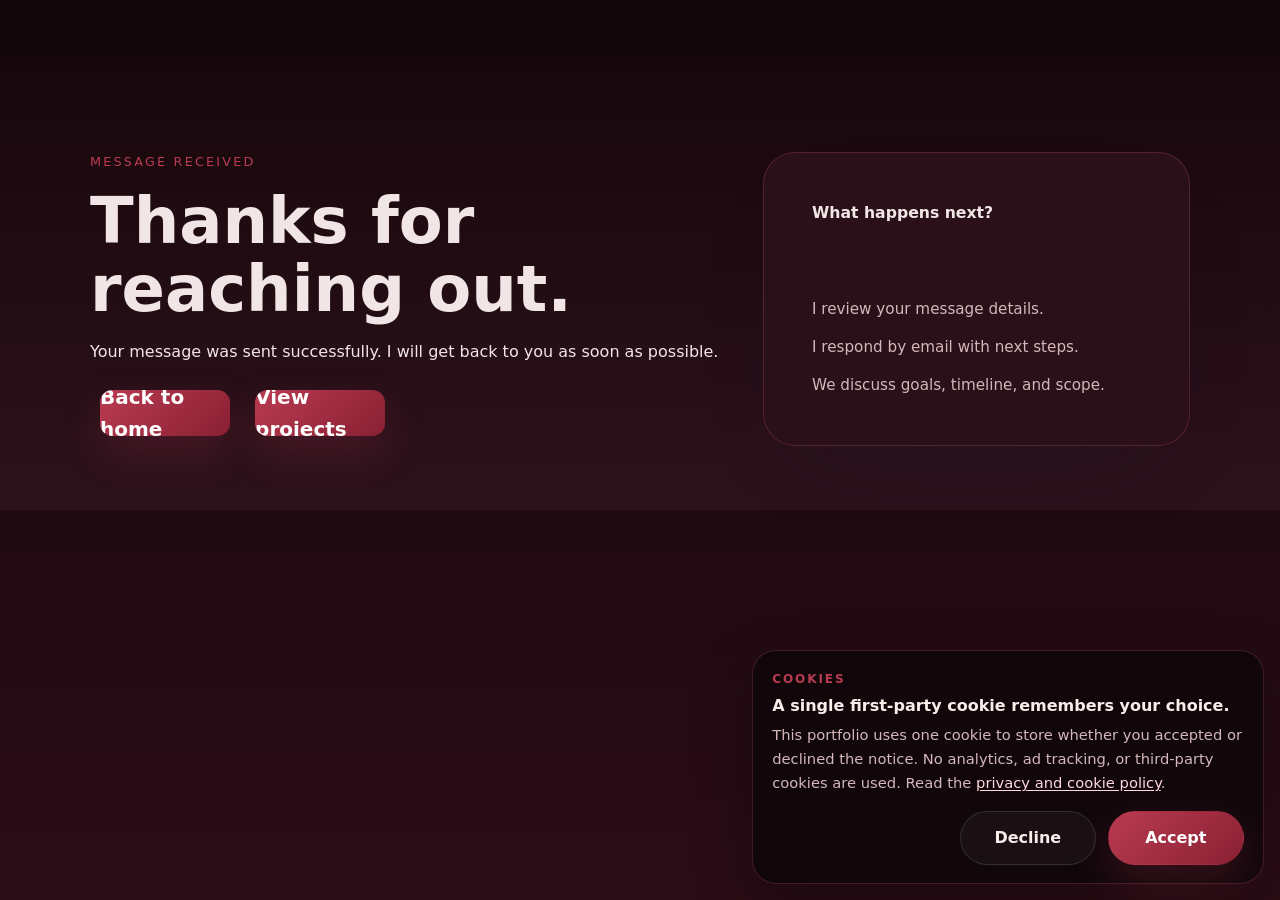
<file: thank-you.html>
<!DOCTYPE html>
<html lang="en">
<head>
  <meta charset="UTF-8" />
  <meta name="viewport" content="width=device-width, initial-scale=1.0" />
  <meta name="description" content="Thank you for reaching out." />
  <title>Thank You | Sem Out</title>
  <link rel="icon" href="/favicon.ico" sizes="any" />
  <link rel="icon" href="/favicon-48x48.png" type="image/png" sizes="48x48" />
  <link rel="icon" href="/favicon.svg" type="image/svg+xml" />
  <link rel="stylesheet" href="styles.css" />
</head>
<body>
  <main>
    <section class="hero section-gradient" id="thank-you">
      <div class="container hero-content">
        <div>
          <p class="eyebrow">Message received</p>
          <h1>Thanks for reaching out.</h1>
          <p class="hero-copy">Your message was sent successfully. I will get back to you as soon as possible.</p>
          <div class="hero-actions">
            <a class="button primary" href="index.html">Back to home</a>
            <a class="button secondary" href="index.html#projects">View projects</a>
          </div>
        </div>
        <div class="hero-card">
          <div class="card-panel">
            <p><strong>What happens next?</strong></p>
            <ul>
              <li>I review your message details.</li>
              <li>I respond by email with next steps.</li>
              <li>We discuss goals, timeline, and scope.</li>
            </ul>
          </div>
        </div>
      </div>
    </section>
  </main>
    <script src="script.js"></script>
</body>
</html>
</file>
<file: styles.css>
:root {
  color-scheme: dark;
  font-family: Inter, system-ui, -apple-system, BlinkMacSystemFont, "Segoe UI", sans-serif;
  font-size: 16px;
  line-height: 1.6;
  --bg: linear-gradient(180deg, #12060b 0%, #2b0d16 100%);
  --surface: #2d121c;
  --surface-soft: #391523;
  --surface-strong: #17070b;
  --card: #2a1019;
  --card-border: rgba(189, 80, 104, 0.22);
  --text: #f2e5e6;
  --text-strong: #f9edea;
  --text-muted: #d4b7ba;
  --accent: #b93b51;
  --accent-strong: #8a2033;
  --muted-border: rgba(137, 61, 72, 0.3);
  --panel-bg: rgba(255, 210, 221, 0.08);
  --panel-border: rgba(189, 80, 104, 0.28);
  --button-secondary-bg: rgba(255, 255, 255, 0.08);
  --button-secondary-text: #e2e8f0;
  --button-bg: rgba(255, 255, 255, 0.08);
  --button-border: rgba(255, 255, 255, 0.18);
  --button-hover-glow: rgba(185, 59, 81, 0.28);
  --button-text: #ffffff;
  --button-hover-bg: rgba(255, 255, 255, 0.16);
  --header-bg: rgba(25, 8, 13, 0.93);
  --header-border: rgba(137, 61, 72, 0.18);
  --toggle-bg: rgba(255, 255, 255, 0.08);
  --toggle-border: rgba(255, 255, 255, 0.14);
  --toggle-color: var(--text-strong);
}

* {
  box-sizing: border-box;
}

html {
  scroll-behavior: smooth;
  overflow-x: hidden;
  width: 100%;
}

body {
  margin: 0;
  min-height: 100vh;
  background: var(--bg);
  color: var(--text);
  overflow-x: hidden;
  width: 100%;
  -webkit-overflow-scrolling: touch;
}

img {
  max-width: 100%;
  display: block;
}

button,
input,
textarea,
a {
  font: inherit;
}

.container {
  width: min(1100px, calc(100% - 2rem));
  margin: 0 auto;
}

.site-header {
  position: fixed;
  top: 0;
  width: 100%;
  z-index: 10;
  background: var(--header-bg);
  backdrop-filter: blur(14px);
  border-bottom: 1px solid var(--header-border);
}

.header-content {
  display: flex;
  align-items: center;
  justify-content: space-between;
  gap: 1rem;
  padding: 1rem 0;
}

body {
  margin: 0;
  min-height: 100vh;
  background: var(--bg);
  color: var(--text);
  overflow-x: hidden;
  width: 100%;
  -webkit-overflow-scrolling: touch;
  padding-top: 3.5rem;
}

@media (max-width: 840px) {
  body {
    padding-top: 2.5rem;
  }
}

.brand {
  display: flex;
  align-items: center;
}

.brand-link {
  display: inline-flex;
  align-items: center;
  gap: 0.7rem;
  text-decoration: none;
  color: var(--text-strong);
  transition: transform 0.2s ease, opacity 0.2s ease;
}

.brand-link:hover {
  transform: translateY(-1px);
  opacity: 0.95;
}

.brand-mark {
  display: grid;
  place-items: center;
  width: 2.35rem;
  height: 2.35rem;
  border-radius: 999px;
  background: linear-gradient(135deg, var(--accent), var(--accent-strong));
  color: white;
  font-size: 0.9rem;
  font-weight: 800;
  letter-spacing: 0.08em;
  box-shadow: 0 10px 24px rgba(185, 59, 81, 0.24);
}

.brand-text {
  display: flex;
  flex-direction: column;
  line-height: 1.05;
}

.brand-text strong {
  font-size: 0.95rem;
  font-weight: 800;
  letter-spacing: 0.04em;
}

.brand-text small {
  font-size: 0.64rem;
  letter-spacing: 0.16em;
  text-transform: uppercase;
  color: var(--text-muted);
  margin-top: 0.18rem;
}

.nav-links {
  display: flex;
  gap: 1.5rem;
}

.nav-links a {
  all: unset;
  display: inline-flex;
  align-items: center;
  justify-content: center;
  padding: 0 1rem;
  min-width: 6.5em;
  height: 2.3em;
  margin: 0.2rem;
  background: linear-gradient(135deg, #b93b51, #8a2033);
  color: white;
  border-radius: 0.625em;
  font-size: 0.95rem;
  font-weight: 700;
  text-decoration: none;
  cursor: pointer;
  position: relative;
  z-index: 1;
  transition: background 0.2s ease, color 0.2s ease;
}

.nav-links a:hover {
  color: white;
}

.btn {
  width: 6.5em;
  height: 2.3em;
  margin: 0.5em;
  background: linear-gradient(135deg, #b93b51, #8a2033);
  color: white;
  border: none;
  border-radius: 0.625em;
  font-size: 20px;
  font-weight: bold;
  cursor: pointer;
  position: relative;
  z-index: 1;
  overflow: hidden;
  display: inline-flex;
  align-items: center;
  justify-content: center;
}

/* apply the Bordeaux .btn behavior to existing site button classes */
.button,
.footer-links a,
.btn,
.nav-links a {
  all: unset;
  display: inline-flex;
  align-items: center;
  justify-content: center;
  width: 6.5em;
  height: 2.3em;
  margin: 0.5em;
  background: linear-gradient(135deg, #b93b51, #8a2033);
  color: white;
  border: none;
  border-radius: 0.625em;
  font-size: 20px;
  font-weight: bold;
  cursor: pointer;
  position: relative;
  z-index: 1;
  overflow: hidden;
  text-decoration: none;
  box-shadow: 0 16px 40px rgba(185, 59, 81, 0.22);
}

.nav-links a,
.footer-links a {
  width: auto;
  min-width: 5em;
  height: 1.9rem;
  margin: 0.15rem;
  padding: 0 0.75rem;
  font-size: 0.88rem;
}

.button:hover,
 .email-btn:hover,
.btn:hover,
.nav-links a:hover {
  color: white;
  background: linear-gradient(135deg, #d8576d, #b83b52);
}

.nav-links a.active {
  background: linear-gradient(135deg, #d8576d, #8a2033);
  box-shadow: 0 18px 44px rgba(185, 59, 81, 0.28);
}

.nav-links a.active::after {
  transform: skewX(-45deg) scale(1, 1);
  background: rgba(255, 255, 255, 0.18);
}

.button::after,
.email-btn::after,
.footer-links a::after,
.btn::after,
.nav-links a::after {
  content: "";
  background: rgba(255, 255, 255, 0.12);
  position: absolute;
  z-index: -1;
  left: -20%;
  right: -20%;
  top: 0;
  bottom: 0;
  transform: skewX(-45deg) scale(0, 1);
  transition: all 0.5s;
}

.button:hover::after,
.email-btn:hover::after,
.footer-links a:hover::after,
.btn:hover::after,
.nav-links a:hover::after {
  transform: skewX(-45deg) scale(1, 1);
}

.button.primary {
  color: #ffffff;
  background: linear-gradient(135deg, #b93b51, #8a2033);
  border-color: transparent;
  box-shadow: 0 16px 40px rgba(185, 59, 81, 0.22);
}

.button.primary:hover {
  background: linear-gradient(135deg, #d8576d, #b83b52);
  color: white;
}

.button.primary,
.button.secondary {
  color: #ffffff;
  background: linear-gradient(135deg, #b93b51, #8a2033);
  border-color: transparent;
  box-shadow: 0 16px 40px rgba(185, 59, 81, 0.22);
}
.button.primary:hover,
.button.secondary:hover {
  background: linear-gradient(135deg, #d8576d, #b83b52);
  color: white;
}

/* theme toggle removed; site uses a single Bordeaux theme */

.hero {
  padding: 6rem 0 4rem;
}

.section-gradient {
  background: linear-gradient(180deg, var(--surface-strong) 0%, var(--surface) 100%);
}

.hero-content {
  display: grid;
  grid-template-columns: 1.5fr 1fr;
  gap: 2rem;
  align-items: stretch;
}

.eyebrow {
  margin: 0 0 1rem;
  text-transform: uppercase;
  letter-spacing: 0.17em;
  font-size: 0.8rem;
  color: var(--accent);
}

h1 {
  margin: 0 0 1rem;
  font-size: clamp(2.5rem, 5vw, 4rem);
  line-height: 1.05;
}

.button.secondary:hover {
  background: linear-gradient(135deg, #d8576d, #b83b52);
  color: white;
}

.hero-card {
  display: flex;
  justify-content: flex-start;
  align-items: stretch;
}

.card-panel {
  width: 100%;
  max-width: 42rem;
  min-height: 100%;
  display: flex;
  flex-direction: column;
  justify-content: space-between;
  border-radius: 32px;
  padding: 3rem;
  background: var(--card);
  box-shadow: 0 40px 100px -55px rgba(15, 23, 42, 0.38);
  border: 1px solid var(--panel-border);
}

.section.container > .card-panel {
  margin: 0 auto;
  width: min(60rem, 100%);
  max-width: 60rem;
}

.card-panel p {
  margin: 0 0 0.85rem;
  color: var(--text);
  font-size: 0.98rem;
  line-height: 1.55;
  max-width: 30rem;
}

.card-note {
  margin: 1.2rem 0 0.65rem;
  color: var(--text-strong);
  font-weight: 600;
  font-size: 0.95rem;
}

.reveal {
  opacity: 0;
  transform: translateY(18px);
  transition: opacity 0.65s ease-out, transform 0.65s ease-out;
  will-change: opacity, transform;
}

.reveal-visible {
  opacity: 1;
  transform: translateY(0);
}

.card-panel ul {
  list-style: none;
  margin: 0;
  padding: 0;
  display: grid;
  gap: 0.85rem;
}

.card-panel li {
  color: var(--text-muted);
  font-size: 0.95rem;
}

.section {
  padding: 5rem 0;
}

.section-alt {
  background: var(--surface);
}

.section-header {
  margin-bottom: 2.5rem;
}

.section-label {
  margin: 0 0 0.75rem;
  color: var(--accent);
  text-transform: uppercase;
  letter-spacing: 0.18em;
  font-size: 0.8rem;
}

h2 {
  margin: 0;
  font-size: clamp(2rem, 3vw, 2.8rem);
  line-height: 1.1;
  color: var(--text-strong);
}

.grid {
  display: grid;
  gap: 2rem;
}

.two-column {
  grid-template-columns: repeat(2, minmax(0, 1fr));
}

.about-list {
  display: grid;
  gap: 1rem;
}

.about-list div {
  padding: 1.5rem;
  border-radius: 24px;
  background: var(--card);
  border: 1px solid var(--panel-border);
}

.project-grid {
  grid-template-columns: repeat(3, minmax(0, 1fr));
}

.project-card {
  display: block;
  text-decoration: none;
  color: inherit;
  padding: 2rem;
  border-radius: 30px;
  background: var(--card);
  border: 1px solid var(--panel-border);
  transition: transform 0.25s ease, box-shadow 0.25s ease;
}

.project-card:hover {
  transform: translateY(-6px);
  box-shadow: 0 36px 70px -35px rgba(185, 59, 81, 0.25);
}

.project-tag {
  display: inline-flex;
  margin-bottom: 1rem;
  color: var(--accent);
  font-size: 0.85rem;
  font-weight: 700;
  text-transform: uppercase;
  letter-spacing: 0.12em;
}

.skill-grid {
  display: grid;
  grid-template-columns: repeat(auto-fit, minmax(240px, 1fr));
  gap: 1.5rem;
  align-items: start;
}

.skill-group {
  display: grid;
  gap: 1rem;
  padding: 1.75rem;
  border-radius: 28px;
  background: rgba(255, 255, 255, 0.04);
  border: 1px solid rgba(255, 255, 255, 0.08);
  box-shadow: 0 20px 40px rgba(0, 0, 0, 0.08);
}

.skill-group h3 {
  margin: 0;
  font-size: 1.05rem;
  letter-spacing: 0.12em;
  text-transform: uppercase;
  color: var(--text-strong);
  border-bottom: 1px solid rgba(189, 80, 104, 0.18);
  padding-bottom: 0.75rem;
}

.skill-group-grid {
  display: grid;
  grid-template-columns: repeat(2, minmax(0, 1fr));
  gap: 0.85rem;
}

.skill-chip {
  padding: 0.85rem 1rem;
  border-radius: 18px;
  background: rgba(185, 59, 81, 0.12);
  color: #f3d1d8;
  font-weight: 600;
  text-align: center;
}


.section-contact {
  padding: 5rem 0;
}

.contact-panel {
  display: grid;
  grid-template-columns: 1fr;
  align-items: stretch;
  gap: 1.5rem;
  padding: 3rem;
  border-radius: 32px;
  background: var(--card);
  border: 1px solid var(--panel-border);
}

.contact-panel > div,
.contact-form {
  width: 100%;
}

.contact-form {
  display: grid;
  gap: 0.7rem;
  padding: 1.25rem;
  border-radius: 24px;
  background: rgba(255, 255, 255, 0.03);
  border: 1px solid var(--panel-border);
}

.contact-field {
  display: grid;
  gap: 0.35rem;
}

.contact-field span {
  font-size: 0.9rem;
  font-weight: 600;
  color: var(--text-strong);
}

.contact-field input,
.contact-field textarea {
  width: 100%;
  padding: 0.6rem 0.75rem;
  border-radius: 12px;
  border: 1px solid var(--panel-border);
  background: rgba(255, 255, 255, 0.04);
  color: var(--text-strong);
  outline: none;
  transition: border-color 0.2s ease, box-shadow 0.2s ease;
}

.contact-field input:focus,
.contact-field textarea:focus {
  border-color: rgba(185, 59, 81, 0.55);
  box-shadow: 0 0 0 3px rgba(185, 59, 81, 0.16);
}

.contact-field textarea {
  resize: vertical;
  min-height: 7rem;
}

.form-status {
  min-height: 0.7rem;
  margin: 0;
  font-size: 0.92rem;
  color: var(--text-muted);
}

.form-status.is-success {
  color: #8fe3a4;
}

.form-status.is-error {
  color: #ff9aa2;
}

.cookie-banner {
  position: fixed;
  right: 1rem;
  bottom: 1rem;
  z-index: 30;
  width: min(32rem, calc(100vw - 2rem));
  padding: 1.15rem 1.2rem;
  border-radius: 24px;
  background: rgba(17, 8, 12, 0.96);
  border: 1px solid rgba(189, 80, 104, 0.28);
  box-shadow: 0 24px 60px rgba(0, 0, 0, 0.32);
  backdrop-filter: blur(16px);
  display: grid;
  gap: 1rem;
  transform: translateY(18px);
  opacity: 0;
  pointer-events: none;
  transition: opacity 0.2s ease, transform 0.2s ease;
}

.cookie-banner.is-visible {
  opacity: 1;
  transform: translateY(0);
  pointer-events: auto;
}

.cookie-banner__copy {
  display: grid;
  gap: 0.35rem;
}

.cookie-banner__eyebrow {
  margin: 0;
  color: var(--accent);
  text-transform: uppercase;
  letter-spacing: 0.16em;
  font-size: 0.75rem;
  font-weight: 700;
}

.cookie-banner__title {
  margin: 0;
  color: var(--text-strong);
  font-size: 1rem;
  font-weight: 700;
  line-height: 1.4;
}

.cookie-banner__text {
  margin: 0;
  color: var(--text-muted);
  font-size: 0.92rem;
  line-height: 1.65;
}

.cookie-banner a {
  color: #ffd8df;
  text-underline-offset: 0.14em;
}

.cookie-banner a:hover {
  color: #ffffff;
}

.cookie-banner__actions {
  display: flex;
  flex-wrap: wrap;
  gap: 0.75rem;
  justify-content: flex-end;
}

.cookie-button {
  display: inline-flex;
  align-items: center;
  justify-content: center;
  min-width: 8.5rem;
  padding: 0.8rem 1rem;
  border: 1px solid transparent;
  border-radius: 999px;
  background: linear-gradient(135deg, #b93b51, #8a2033);
  color: #ffffff;
  font-weight: 700;
  cursor: pointer;
  box-shadow: 0 16px 40px rgba(185, 59, 81, 0.22);
  transition: transform 0.18s ease, box-shadow 0.18s ease, background 0.18s ease;
}

.cookie-button:hover {
  background: linear-gradient(135deg, #d8576d, #b83b52);
  transform: translateY(-1px);
  box-shadow: 0 18px 44px rgba(185, 59, 81, 0.28);
}

.cookie-button--ghost {
  background: rgba(255, 255, 255, 0.04);
  border-color: rgba(255, 255, 255, 0.12);
  color: var(--text-strong);
  box-shadow: none;
}

.cookie-button--ghost:hover {
  background: rgba(255, 255, 255, 0.08);
  box-shadow: none;
}

.cookie-settings-trigger {
  position: fixed;
  left: 1rem;
  bottom: 1rem;
  z-index: 29;
  padding: 0.65rem 0.9rem;
  border: 1px solid rgba(189, 80, 104, 0.22);
  border-radius: 999px;
  background: rgba(17, 8, 12, 0.9);
  color: var(--text-muted);
  font-size: 0.85rem;
  font-weight: 600;
  cursor: pointer;
  box-shadow: 0 14px 30px rgba(0, 0, 0, 0.22);
  backdrop-filter: blur(12px);
}

.cookie-settings-trigger:hover {
  color: var(--text-strong);
  border-color: rgba(189, 80, 104, 0.35);
}

body.cookie-banner-open {
  padding-bottom: 6rem;
}

/* simple button style for email (fits, but not the .btn look) */
.email-btn {
  display: inline-flex;
  align-items: center;
  justify-content: center;
  padding: 0.8rem 1.05rem;
  border-radius: 12px;
  background: linear-gradient(135deg, #b93b51, #8a2033);
  color: #fff;
  border: none;
  font-weight: 700;
  cursor: pointer;
  min-width: 10ch;
  box-shadow: 0 16px 40px rgba(185, 59, 81, 0.22);
  transition: transform 0.18s ease, box-shadow 0.18s ease, background 0.18s ease;
  position: relative;
  overflow: hidden;
}

.email-btn::after {
  content: "";
  background: rgba(255, 255, 255, 0.12);
  position: absolute;
  z-index: -1;
  left: -20%;
  right: -20%;
  top: 0;
  bottom: 0;
  transform: skewX(-45deg) scale(0, 1);
  transition: all 0.5s;
}

.email-btn:hover::after {
  transform: skewX(-45deg) scale(1, 1);
}

.email-btn:hover {
  background: linear-gradient(135deg, #d8576d, #b83b52);
  transform: translateY(-1px);
  box-shadow: 0 18px 44px rgba(185, 59, 81, 0.28);
}

.email-btn:disabled {
  opacity: 0.75;
  cursor: wait;
  transform: none;
  box-shadow: 0 16px 40px rgba(185, 59, 81, 0.22);
}

.email-btn:active {
  transform: translateY(0);
}

.site-footer {
  padding: 3rem 0 1.75rem;
  background: linear-gradient(180deg, rgba(17, 8, 12, 0.96) 0%, var(--surface-strong) 100%);
  border-top: 1px solid rgba(189, 80, 104, 0.18);
}

.footer-panel {
  display: grid;
  grid-template-columns: 1.6fr 1fr;
  gap: 1.5rem;
  align-items: center;
  padding-bottom: 1.5rem;
  border-bottom: 1px solid rgba(189, 80, 104, 0.12);
}

.footer-brand {
  display: grid;
  gap: 0.55rem;
}

.footer-title {
  margin: 0;
  font-size: clamp(1.2rem, 2.2vw, 1.5rem);
  line-height: 1.1;
  color: var(--text-strong);
}

.footer-copy {
  margin: 0;
  max-width: 38rem;
  color: var(--text-muted);
  line-height: 1.8;
}

.footer-note {
  padding-top: 1.25rem;
}

.footer-note p {
  margin: 0;
  color: var(--text-muted);
  text-align: left;
}

@media (max-width: 840px) {
  .header-content {
    flex-direction: column;
    gap: 0.35rem;
    align-items: flex-start;
    padding: 0.5rem 0;
  }

  .brand {
    display: flex;
    align-items: center;
    gap: 0.5rem;
    width: 100%;
  }

  .brand-link {
    gap: 0.4rem;
  }

  .brand-mark {
    width: 1.8rem;
    height: 1.8rem;
  }

  .brand-text strong {
    font-size: 0.85rem;
  }

  .brand-text small {
    font-size: 0.5rem;
  }

  .social-card {
    margin-left: auto;
    padding: 0.15rem 0.25rem;
  }

  .Btn {
    height: 1.8rem;
    min-width: 2rem;
  }

  .svgContainer {
    width: 1.3rem;
    height: 1.3rem;
  }

  .nav-links {
    flex-wrap: nowrap;
    justify-content: center;
    width: 100%;
    gap: 0.25rem;
  }

  .nav-links a {
    flex: 1 1 0;
    min-width: 0;
    padding: 0 0.35rem;
    height: 1.9em;
    font-size: 0.72rem;
    margin: 0.1rem;
  }

  .hero-content,
  .contact-panel,
  .two-column,
  .project-grid,
  .skill-grid,
  .footer-panel {
    grid-template-columns: 1fr;
  }

  .hero {
    padding-top: 4rem;
  }

  .footer-panel {
    gap: 1rem;
    align-items: start;
    padding-bottom: 1rem;
    border-bottom: none;
  }

  .footer-brand {
    text-align: center;
  }

  .footer-links {
    display: flex;
    gap: 0.75rem;
    justify-content: center;
    flex-wrap: wrap;
    width: 100%;
  }

  .footer-links a {
    flex: 0 1 auto;
    min-width: 36%;
    width: auto;
    margin: 0.25rem;
  }

  .footer-note {
    padding-top: 1rem;
  }

  .footer-note p {
    text-align: center;
  }

  .cookie-banner {
    right: 0.75rem;
    left: 0.75rem;
    bottom: 0.75rem;
    width: auto;
  }

  .cookie-banner__actions {
    justify-content: stretch;
  }

  .cookie-button {
    flex: 1 1 9rem;
  }

  .cookie-settings-trigger {
    left: 0.75rem;
    bottom: 0.75rem;
  }

  body.cookie-banner-open {
    padding-bottom: 8.5rem;
  }
}

@media (max-width: 640px) {
  .nav-links {
    flex-wrap: nowrap;
    justify-content: center;
    width: 100%;
    gap: 0.2rem;
  }

  .nav-links a {
    flex: 1 1 0;
    min-width: 0;
    padding: 0 0.3rem;
    height: 1.85em;
    font-size: 0.68rem;
    margin: 0.08rem;
  }

  .section {
    padding: 3rem 0;
  }

  .button {
    width: 100%;
  }

}

.social-card {
  display: flex;
  align-items: center;
  gap: 0.5rem;
  background: rgba(185, 59, 81, 0.06);
  padding: 0.25rem 0.35rem;
  border-radius: 10px;
  margin-left: 0.5rem;
  border: 1px solid rgba(185, 59, 81, 0.08);
}
.Btn {
  height: 2.1rem;
  min-width: 2.4rem;
  padding: 0 0.5rem;
  display: inline-flex;
  align-items: center;
  justify-content: center;
  border: none;
  background-color: transparent;
  position: relative;
  border-radius: 8px;
  cursor: pointer;
  transition: transform 0.18s ease, box-shadow 0.18s ease;
  overflow: hidden;
}

.svgContainer {
  width: 1.6rem;
  height: 1.6rem;
  display: flex;
  align-items: center;
  justify-content: center;
  background-color: transparent;
  border-radius: 6px;
  transition: all 0.18s ease;
  border: 1px solid rgba(185, 59, 81, 0.12);
  z-index: 2;
}

.BG {
  position: absolute;
  width: 100%;
  height: 100%;
  background: rgba(24, 24, 24, 0.18);
  z-index: 0;
  border-radius: 8px;
  pointer-events: none;
  transition: transform 0.25s ease, opacity 0.25s ease, box-shadow 0.2s ease;
  font-size: 0px;
}
.github .BG {
  background: rgba(24, 24, 24, 0.18);
}
.linkdin .BG {
  background: rgba(0, 119, 181, 0.14);
}
.instagram .BG {
  background: rgba(185, 59, 81, 0.20);
}

/* make the instagram svg/icon use subtle bordeaux tint instead of gradient */
.instagram .svgContainer {
  border-color: rgba(185, 59, 81, 0.16);
  background-color: rgba(185, 59, 81, 0.03);
}
.instagram:hover .BG {
  transform: scale(1.32);
  box-shadow: 0 12px 28px rgba(185,59,81,0.14);
  opacity: 1;
}
.instagram:hover .svgContainer {
  background-color: rgba(185,59,81,0.06);
  border-color: rgba(255,255,255,0.18);
}
.discord .BG {
  background: rgba(114, 137, 218, 0.14);
}
.Btn:hover .BG {
  transform: scale(1.28);
  opacity: 1;
  box-shadow: 0 10px 28px rgba(185, 59, 81, 0.12);
}

.Btn:hover .svgContainer {
  border-color: rgba(255, 255, 255, 0.16);
  background-color: rgba(255, 255, 255, 0.03);
  backdrop-filter: blur(3px);
}

/* match the site's skewed highlight hover used on main buttons */
.Btn::after {
  content: "";
  position: absolute;
  z-index: 1;
  left: -30%;
  right: -30%;
  top: 0;
  bottom: 0;
  background: rgba(255, 255, 255, 0.08);
  transform: skewX(-45deg) scale(0, 1);
  transition: transform 0.45s cubic-bezier(.2,.9,.2,1);
  pointer-events: none;
}

.Btn:hover::after {
  transform: skewX(-45deg) scale(1, 1);
}

/* subtle lift on hover for visibility */
.Btn:hover {
  transform: translateY(-2px) scale(1.04);
}
</file>
